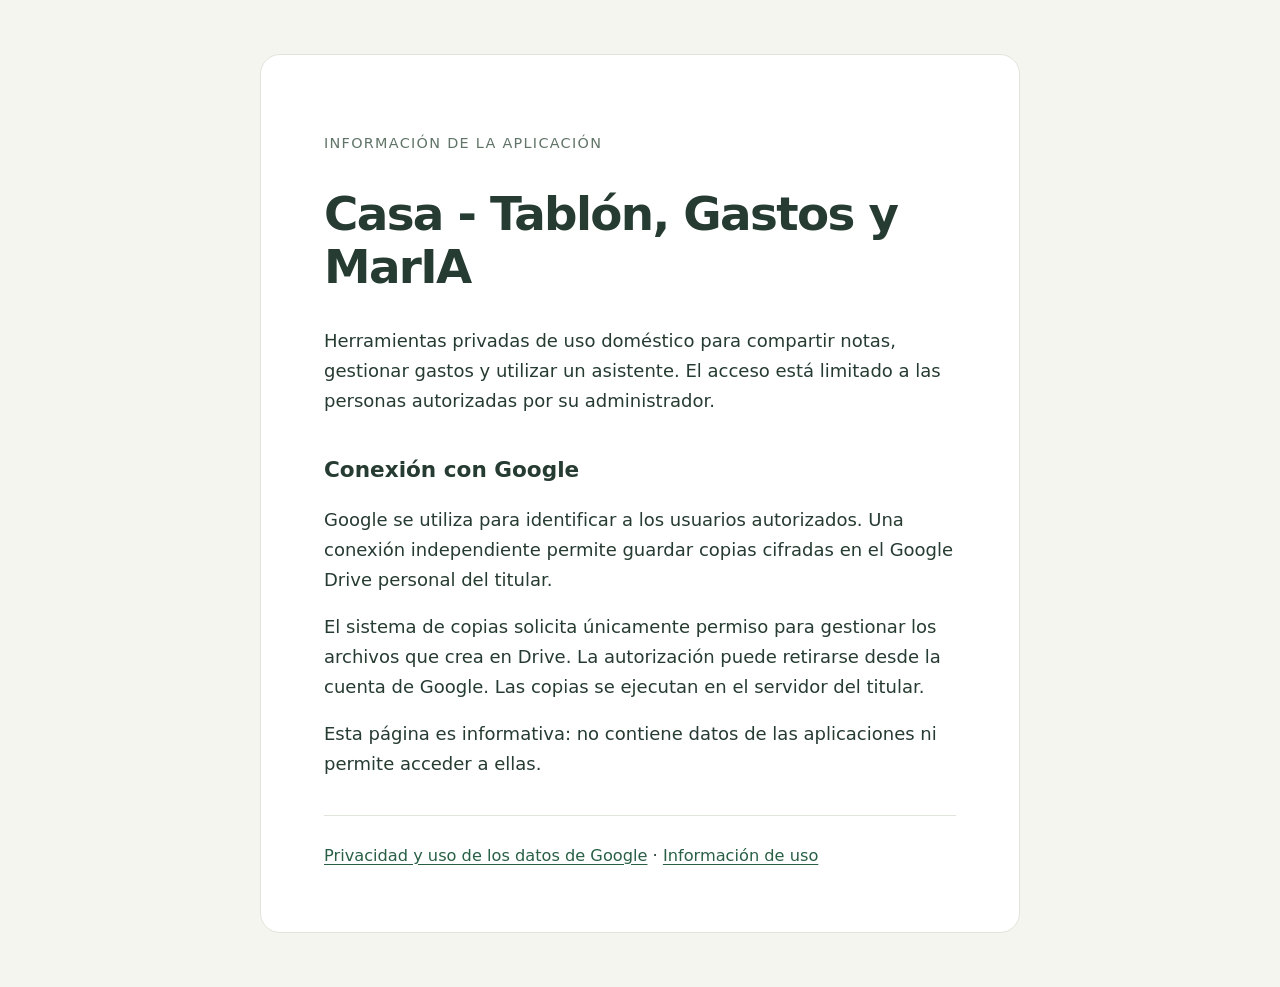
<file: index.html>
<!doctype html>
<html lang="es"><head><meta charset="utf-8"><meta name="viewport" content="width=device-width,initial-scale=1"><meta name="robots" content="noindex"><title>Casa · Información de la aplicación</title><link rel="stylesheet" href="style.css"></head>
<body><main><p class="label">Información de la aplicación</p><h1>Casa - Tablón, Gastos y MarIA</h1>
<p>Herramientas privadas de uso doméstico para compartir notas, gestionar gastos y utilizar un asistente. El acceso está limitado a las personas autorizadas por su administrador.</p>
<h2>Conexión con Google</h2><p>Google se utiliza para identificar a los usuarios autorizados. Una conexión independiente permite guardar copias cifradas en el Google Drive personal del titular.</p>
<p>El sistema de copias solicita únicamente permiso para gestionar los archivos que crea en Drive. La autorización puede retirarse desde la cuenta de Google. Las copias se ejecutan en el servidor del titular.</p>
<p>Esta página es informativa: no contiene datos de las aplicaciones ni permite acceder a ellas.</p>
<nav><a href="privacidad.html">Privacidad y uso de los datos de Google</a> · <a href="condiciones.html">Información de uso</a></nav>
</main></body></html>
</file>
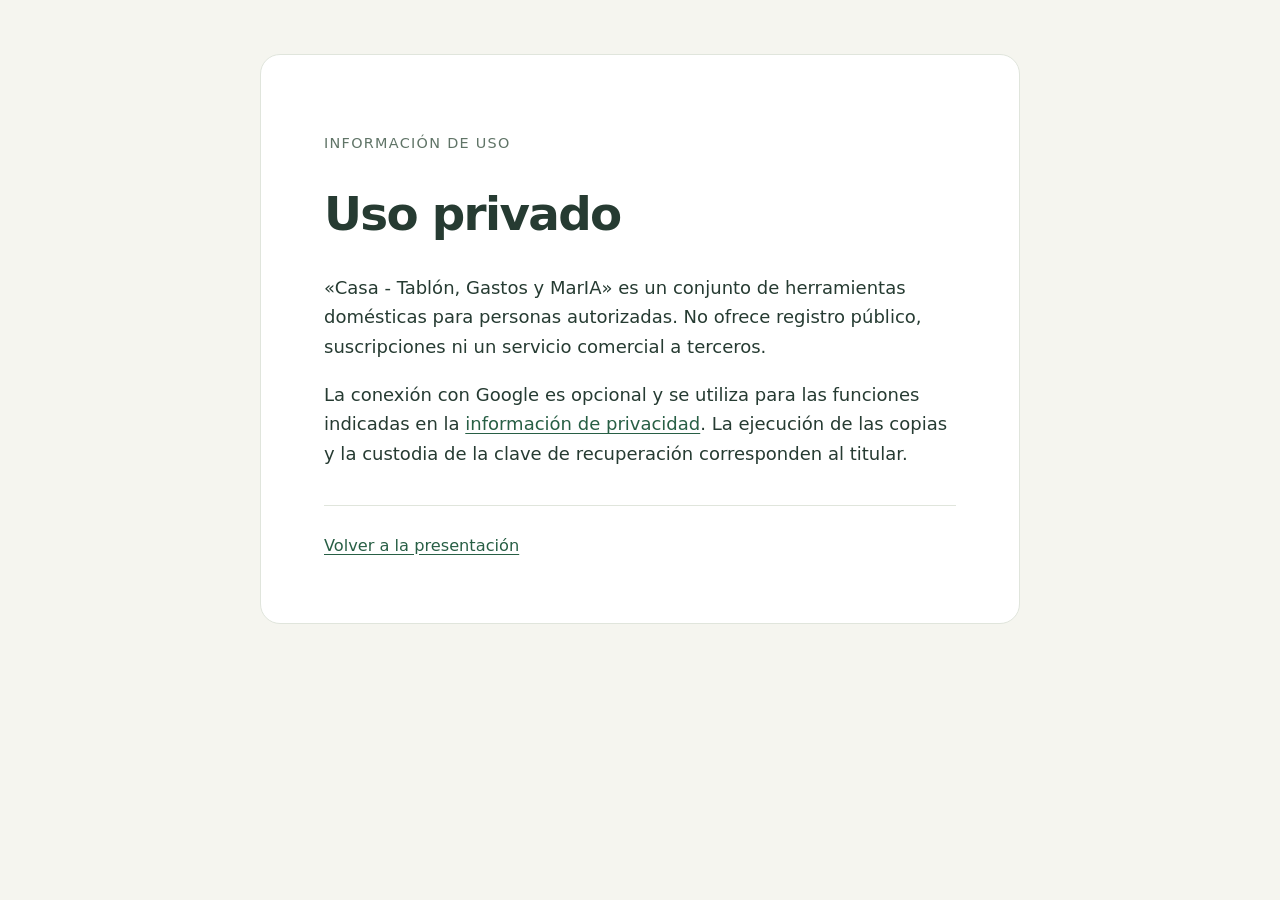
<file: condiciones.html>
<!doctype html>
<html lang="es"><head><meta charset="utf-8"><meta name="viewport" content="width=device-width,initial-scale=1"><meta name="robots" content="noindex"><title>Casa · Información de uso</title><link rel="stylesheet" href="style.css"></head>
<body><main><p class="label">Información de uso</p><h1>Uso privado</h1><p>«Casa - Tablón, Gastos y MarIA» es un conjunto de herramientas domésticas para personas autorizadas. No ofrece registro público, suscripciones ni un servicio comercial a terceros.</p><p>La conexión con Google es opcional y se utiliza para las funciones indicadas en la <a href="privacidad.html">información de privacidad</a>. La ejecución de las copias y la custodia de la clave de recuperación corresponden al titular.</p><nav><a href="index.html">Volver a la presentación</a></nav></main></body></html>
</file>
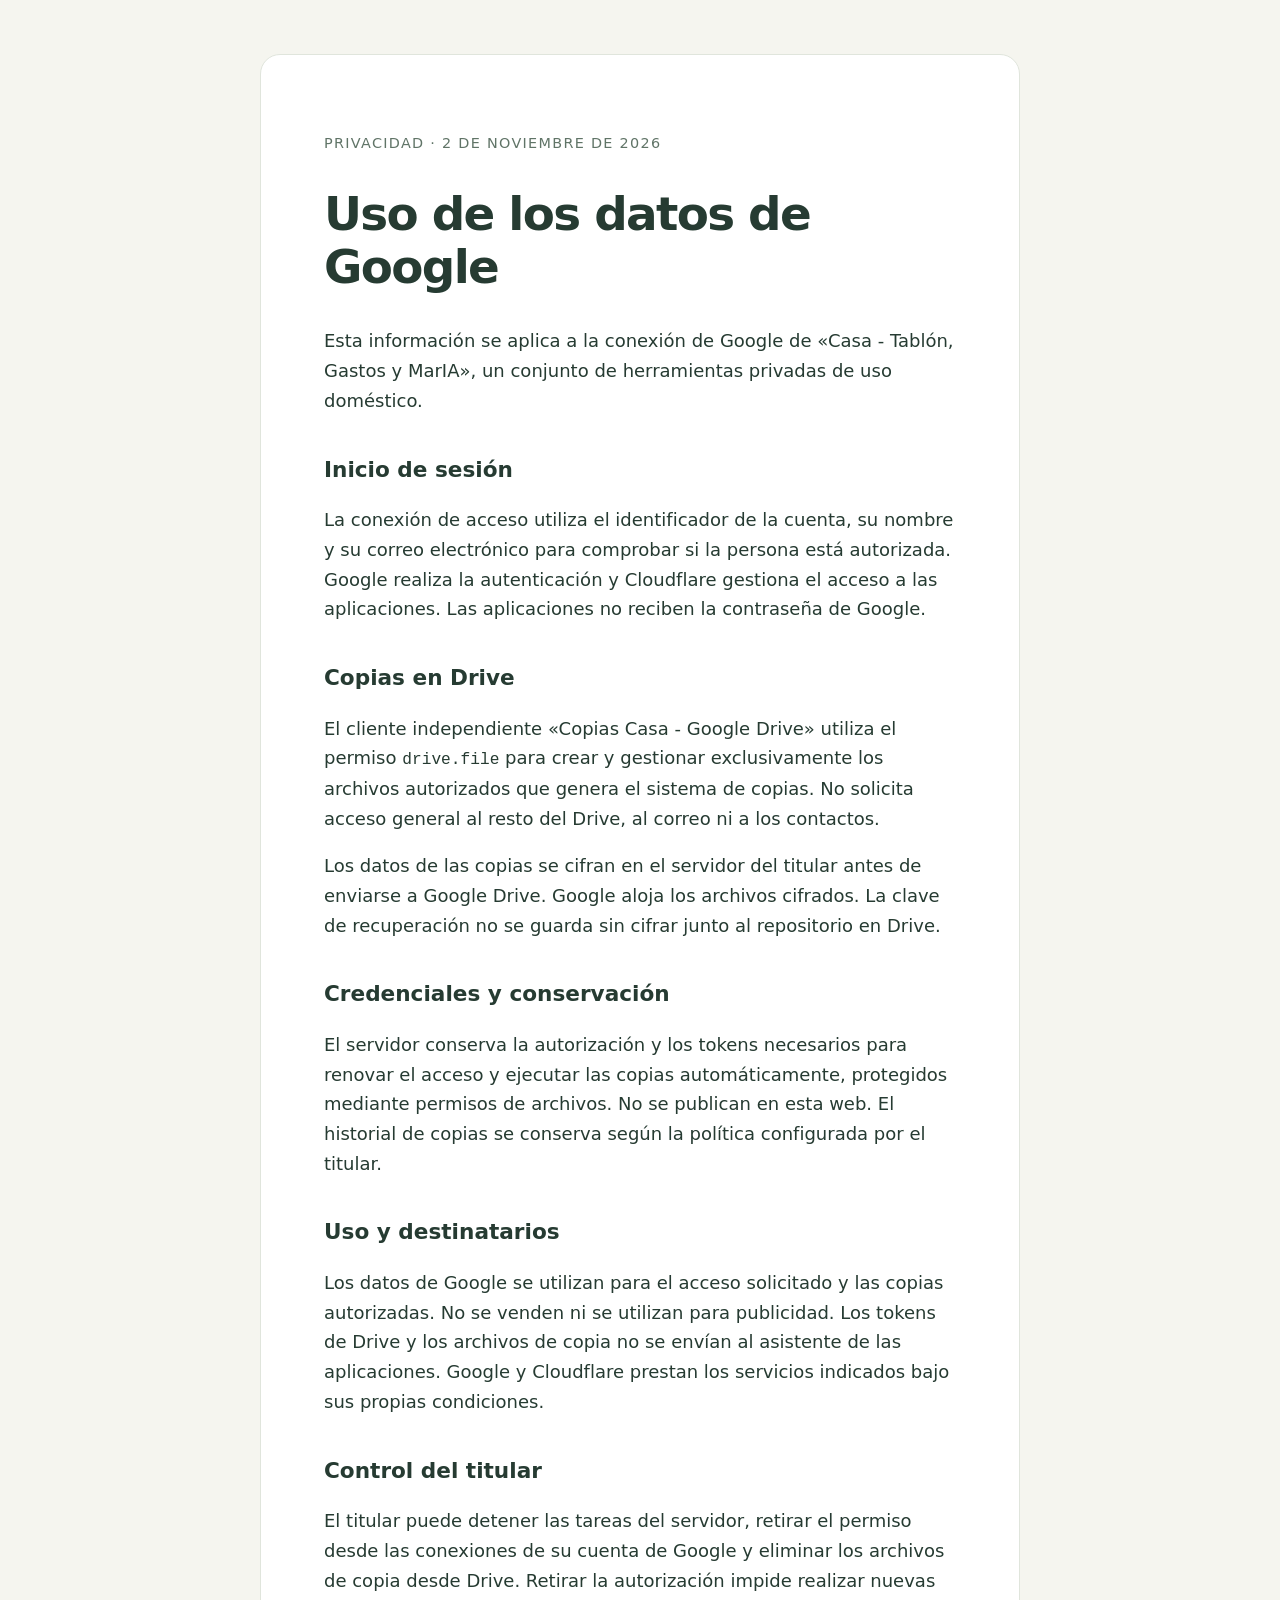
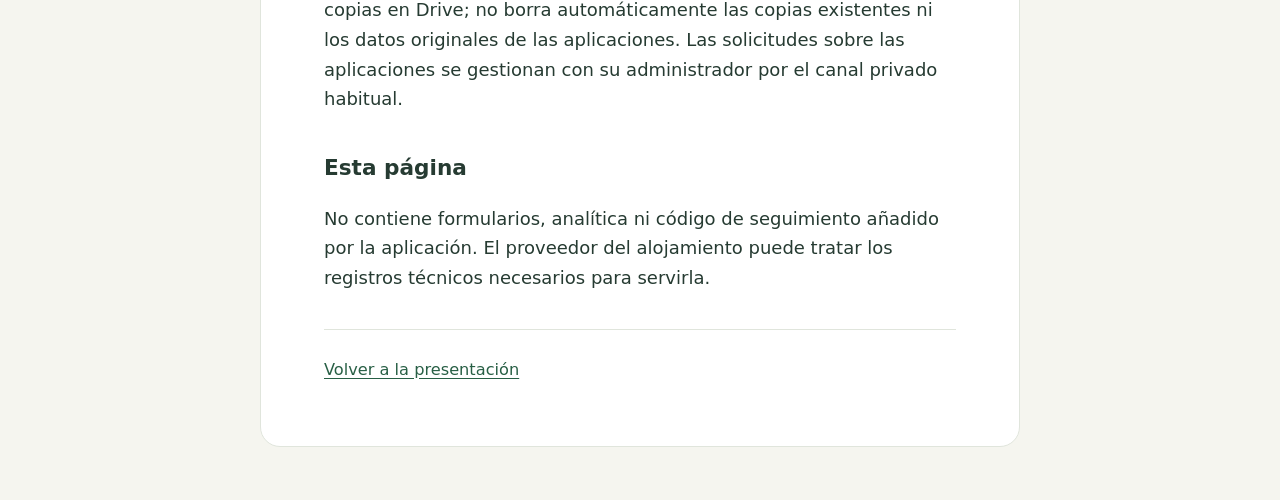
<file: privacidad.html>
<!doctype html>
<html lang="es"><head><meta charset="utf-8"><meta name="viewport" content="width=device-width,initial-scale=1"><meta name="robots" content="noindex"><title>Casa · Privacidad</title><link rel="stylesheet" href="style.css"></head>
<body><main><p class="label">Privacidad · 2 de noviembre de 2026</p><h1>Uso de los datos de Google</h1>
<p>Esta información se aplica a la conexión de Google de «Casa - Tablón, Gastos y MarIA», un conjunto de herramientas privadas de uso doméstico.</p>
<h2>Inicio de sesión</h2><p>La conexión de acceso utiliza el identificador de la cuenta, su nombre y su correo electrónico para comprobar si la persona está autorizada. Google realiza la autenticación y Cloudflare gestiona el acceso a las aplicaciones. Las aplicaciones no reciben la contraseña de Google.</p>
<h2>Copias en Drive</h2><p>El cliente independiente «Copias Casa - Google Drive» utiliza el permiso <code>drive.file</code> para crear y gestionar exclusivamente los archivos autorizados que genera el sistema de copias. No solicita acceso general al resto del Drive, al correo ni a los contactos.</p>
<p>Los datos de las copias se cifran en el servidor del titular antes de enviarse a Google Drive. Google aloja los archivos cifrados. La clave de recuperación no se guarda sin cifrar junto al repositorio en Drive.</p>
<h2>Credenciales y conservación</h2><p>El servidor conserva la autorización y los tokens necesarios para renovar el acceso y ejecutar las copias automáticamente, protegidos mediante permisos de archivos. No se publican en esta web. El historial de copias se conserva según la política configurada por el titular.</p>
<h2>Uso y destinatarios</h2><p>Los datos de Google se utilizan para el acceso solicitado y las copias autorizadas. No se venden ni se utilizan para publicidad. Los tokens de Drive y los archivos de copia no se envían al asistente de las aplicaciones. Google y Cloudflare prestan los servicios indicados bajo sus propias condiciones.</p>
<h2>Control del titular</h2><p>El titular puede detener las tareas del servidor, retirar el permiso desde las conexiones de su cuenta de Google y eliminar los archivos de copia desde Drive. Retirar la autorización impide realizar nuevas copias en Drive; no borra automáticamente las copias existentes ni los datos originales de las aplicaciones. Las solicitudes sobre las aplicaciones se gestionan con su administrador por el canal privado habitual.</p>
<h2>Esta página</h2><p>No contiene formularios, analítica ni código de seguimiento añadido por la aplicación. El proveedor del alojamiento puede tratar los registros técnicos necesarios para servirla.</p>
<nav><a href="index.html">Volver a la presentación</a></nav></main></body></html>
</file>
<file: style.css>
:root{color-scheme:light;font:18px/1.65 system-ui,sans-serif;color:#263b32;background:#f5f5ef}*{box-sizing:border-box}body{margin:0;padding:3rem 1.25rem}main{max-width:760px;margin:auto;background:#fff;padding:clamp(1.5rem,5vw,3.5rem);border:1px solid #e0e5dc;border-radius:20px}h1{font-size:clamp(1.8rem,5vw,2.6rem);line-height:1.15;letter-spacing:-.035em}h2{font-size:1.2rem;margin-top:2rem}.label{font-size:.8rem;letter-spacing:.09em;text-transform:uppercase;color:#607467}a{color:#285f45;text-underline-offset:3px}nav{border-top:1px solid #e0e5dc;padding-top:1.5rem;margin-top:2rem;font-size:.9rem}code{font-size:.9em}
</file>
